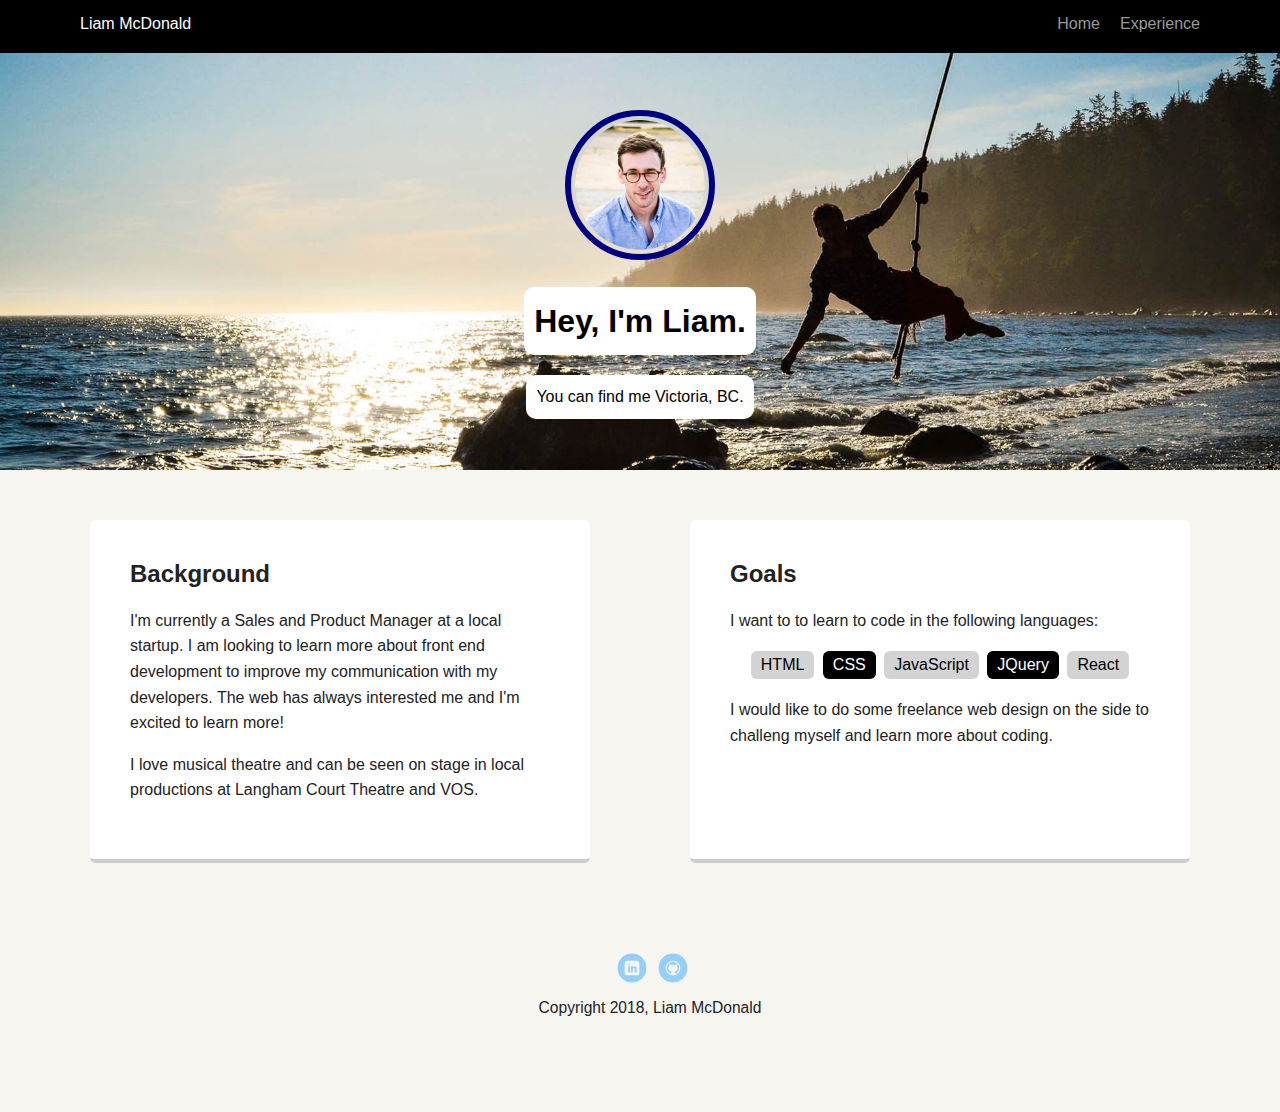
<file: index.html>
<!doctype html>
<html lang="en">
<head>
  <meta charset="utf-8">
  <title>Liam McDonald's Profile</title>
  <meta name="viewport" content="width=device-width, initial-scale=1.0">
  <link rel="stylesheet" href="styles.css">
  <link href="https://fonts.googleapis.com/css?family=Muli%7CRoboto:400,300,500,700,900" rel="stylesheet"></head>
  <body>

    <div class="main-nav">
        <ul class="nav">
          <li class="name">Liam McDonald</li>
          <li><a href="index.html">Home</a></li>
          <li><a href="experience.html">Experience</a></li>
        </ul>
    </div>

    <header>
      <img src="images/headshot.png" alt="Liam McDonald" class="profile-image">
      <h1 class="tag name">Hey, I'm Liam.</h1>
      <p class="tag location">You can find me Victoria, BC.</p>
    </header>

    <main class="flex">
      <div class="card">
        <h2>Background</h2>
        <p>I'm currently a Sales and Product Manager at a local startup. I am looking to learn more about front end development to improve my communication with my developers. The web has always interested me and I'm excited to learn more!</p>
        <p>I love musical theatre and can be seen on stage in local productions at Langham Court Theatre and VOS.</p>
      </div>

      <div class="card">
        <h2>Goals</h2>
        <p>I want to to learn to code in the following languages:</p>
        <ul class="skills">
          <li>HTML</li>
          <li>CSS</li>
          <li>JavaScript</li>
          <li>JQuery</li>
          <li>React</li>
        </ul>
        <p>I would like to do some freelance web design on the side to challeng myself and learn more about coding.</p>
      </div>

    </main>
    <footer>
      <ul>
        <li><a href="https://www.linkedin.com/in/liammcdonald/" class="social linkedin" target=_blank>LinkedIn</a></li>
        <li><a href="https://github.com/liamtaylormcdonald" class="social github" target=_blank>Github</a></li>
      </ul>
      <p class="copyright">Copyright 2018, Liam McDonald</p>
    </footer>
  </body>
  </html>
</file>
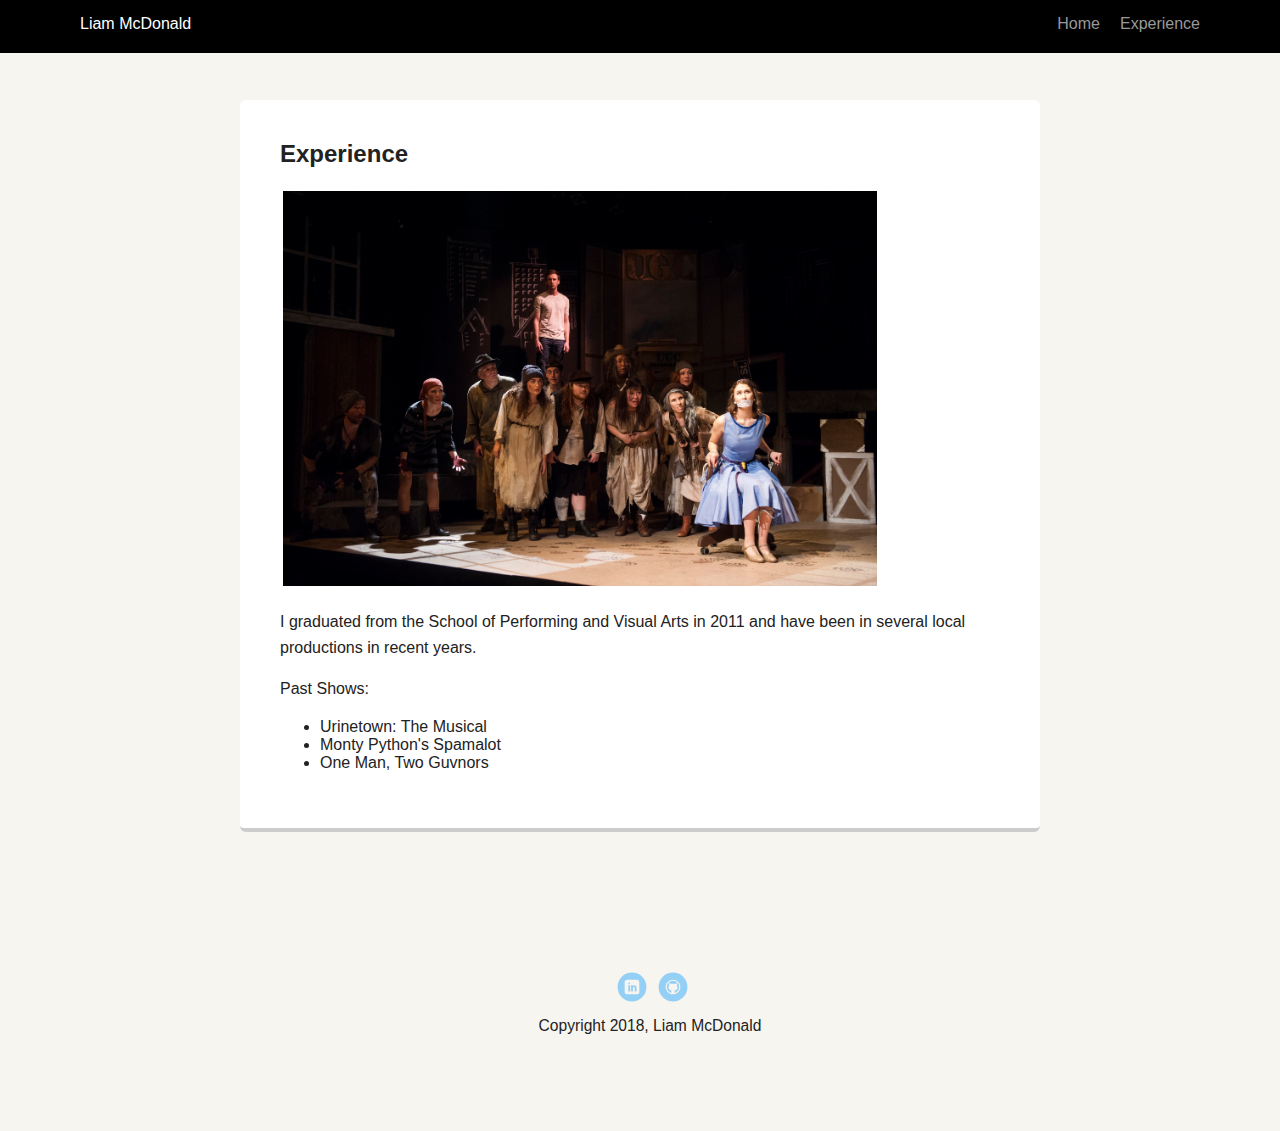
<file: experience.html>
<!doctype html>
<html lang="en">
<head>
  <meta charset="utf-8">
  <title>Liam McDonald's Experience</title>
  <meta name="viewport" content="width=device-width, initial-scale=1.0">
  <link rel="stylesheet" href="styles.css">
  <link href="https://fonts.googleapis.com/css?family=Muli%7CRoboto:400,300,500,700,900" rel="stylesheet"></head>
  <body>

    <div class="main-nav">
        <ul class="nav">
          <li class="name">Liam McDonald</li>
          <li><a href="index.html">Home</a></li>
          <li><a href="#">Experience</a></li>
        </ul>
    </div>

    <main class="flex">
      <div class="card experience">
        <h2>Experience</h2>
        <img src="images/theatre.jpg" alt="Liam McDonald and the cast of Urinetown: The Musical" class="experience-image">
        <p>I graduated from the School of Performing and Visual Arts in 2011 and have been in several local productions in recent years.</p>
        <p>Past Shows:</p>
        <ul>
          <li>Urinetown: The Musical</li>
          <li>Monty Python's Spamalot</li>
          <li>One Man, Two Guvnors</li>
        </ul>
      </div>

    </main>
    <footer>
      <ul>
        <li><a href="https://www.linkedin.com/in/liammcdonald/" class="social linkedin" target=_blank>LinkedIn</a></li>
        <li><a href="https://github.com/liamtaylormcdonald" class="social github" target=_blank>Github</a></li>
      </ul>
      <p class="copyright">Copyright 2018, Liam McDonald</p>
    </footer>
  </body>
  </html>
</file>
<file: styles.css>
/* Global Layout Set-up */
* {
  box-sizing: border-box;
}

body {
  margin: 0;
  padding: 0;
  text-align: center;
  font-family: 'Avenir', sans-serif;
  color: #222;
  background: #f7f5f0;
}
/* Link Styles */

a {
  text-decoration: none;
  color: #999;
}
a:hover {
  color: #6633ff;
}

/* Section Styles */

.main-nav {
  width: 100%;
  background: black;
  min-height: 50px;
  padding: 10px;
  position: fixed;
  text-align: center;
}
.nav {
  display: flex;
  justify-content: space-around;
  font-weight: 500;
  list-style-type: none;
  margin: 0 auto;
  padding: 0;
}

.nav .name {
    display: block;
    margin-right: auto;
    color: white;
}
.nav li {
  padding: 5px 10px 10px 10px;
}
.nav a {
  transition: all .5s;
}
.nav a:hover {
  color: white
}

header {
  text-align: center;
  background: url('images/cover.jpg') no-repeat center ;
  background-size: cover;
  overflow: hidden;
  padding-top: 60px;
}
header {
  line-height: 1.5;
}
header .profile-image {
  margin-top: 50px;
  width: 150px;
  height: 150px;
  border-radius: 50%;
  border: 6px solid navy;
  transition: all .5s;
}
header .profile-image:hover {
  transform: scale(1.2) rotate(5deg);
}
.tag {
  background-color: #fff;
  color: black;
  padding: 10px;
  border-radius: 10px;
  display: table;
  margin: 20px auto;
}
.location {
  background-color: #fff;
  color: black;
}
.card {
  margin: 30px;
  padding: 20px 40px 40px;
  max-width: 500px;
  text-align: left;
  background: #fff;
  border-bottom: 4px solid #ccc;
  border-radius: 6px;
  transition: all .5s;
}
.experience {
  margin: 80px 30px;
  padding: 20px 40px 40px;
  max-width: 800px;
  text-align: left;
  background: #fff;
  border-bottom: 4px solid #ccc;
  border-radius: 6px;
  transition: all .5s;
}
.experience-image {
  margin-top: 0px;
  width: 600px;
  border: 3px solid white;
  transition: all .5s;
}
.card:hover {
  border-color: #b30000;
}

ul.skills {
  padding: 0;
  text-align: center;
}

.skills li {
  border-radius: 6px;
  display: inline-block;
  background: #000;
  color: white;
  padding: 5px 10px;
  margin: 2px;
}

.skills li:nth-child(odd) {
  background: #d3d3d3;
  color: black;
}

footer {
  width: 100%;
  min-height: 30px;
  padding: 20px 0 40px 20px;
}

footer .copyright {
  top: -8px;
  font-size: .75em;
}

footer ul {
  list-style-type: none;
  margin: 0;
  padding: 0;
}

footer ul li {
  display: inline-block;
}

a.social {
  display: inline-block;
  text-indent: -9999px;
  margin-left: 5px;
  width: 30px;
  height: 30px;
  background-size: 30px 30px;
  opacity: .4;
  transition: all .5s;
}
a.twitter {
  background-image: url(images/twitter.svg);
}
a.linkedin {
  background-image: url(images/linkedin.svg);
}
a.github {
  background-image: url(images/github.svg);
}
a.social:hover {
  opacity: 1;
}
.clearfix {
  clear: both;
}

/* Styles for larger screens */
@media screen and (min-width: 720px) {

  .flex {
      display: -ms-flexbox;      /* TWEENER - IE 10 */
      display: flex;
      max-width: 1200px;
      -ms-flex-pack: distribute;
      justify-content: space-around;
      margin: 0 auto;
  }

  header {
    min-height: 470px;
  }

  .nav {
    max-width: 1200px;
    padding: 0 30px;
  }


  main {
    padding-top: 20px;
  }

  main p {
    line-height: 1.6em;
  }

  footer {
    font-size: 1.3em;
    max-width: 1200px;
    margin: 40px auto;
  }

}
</file>
